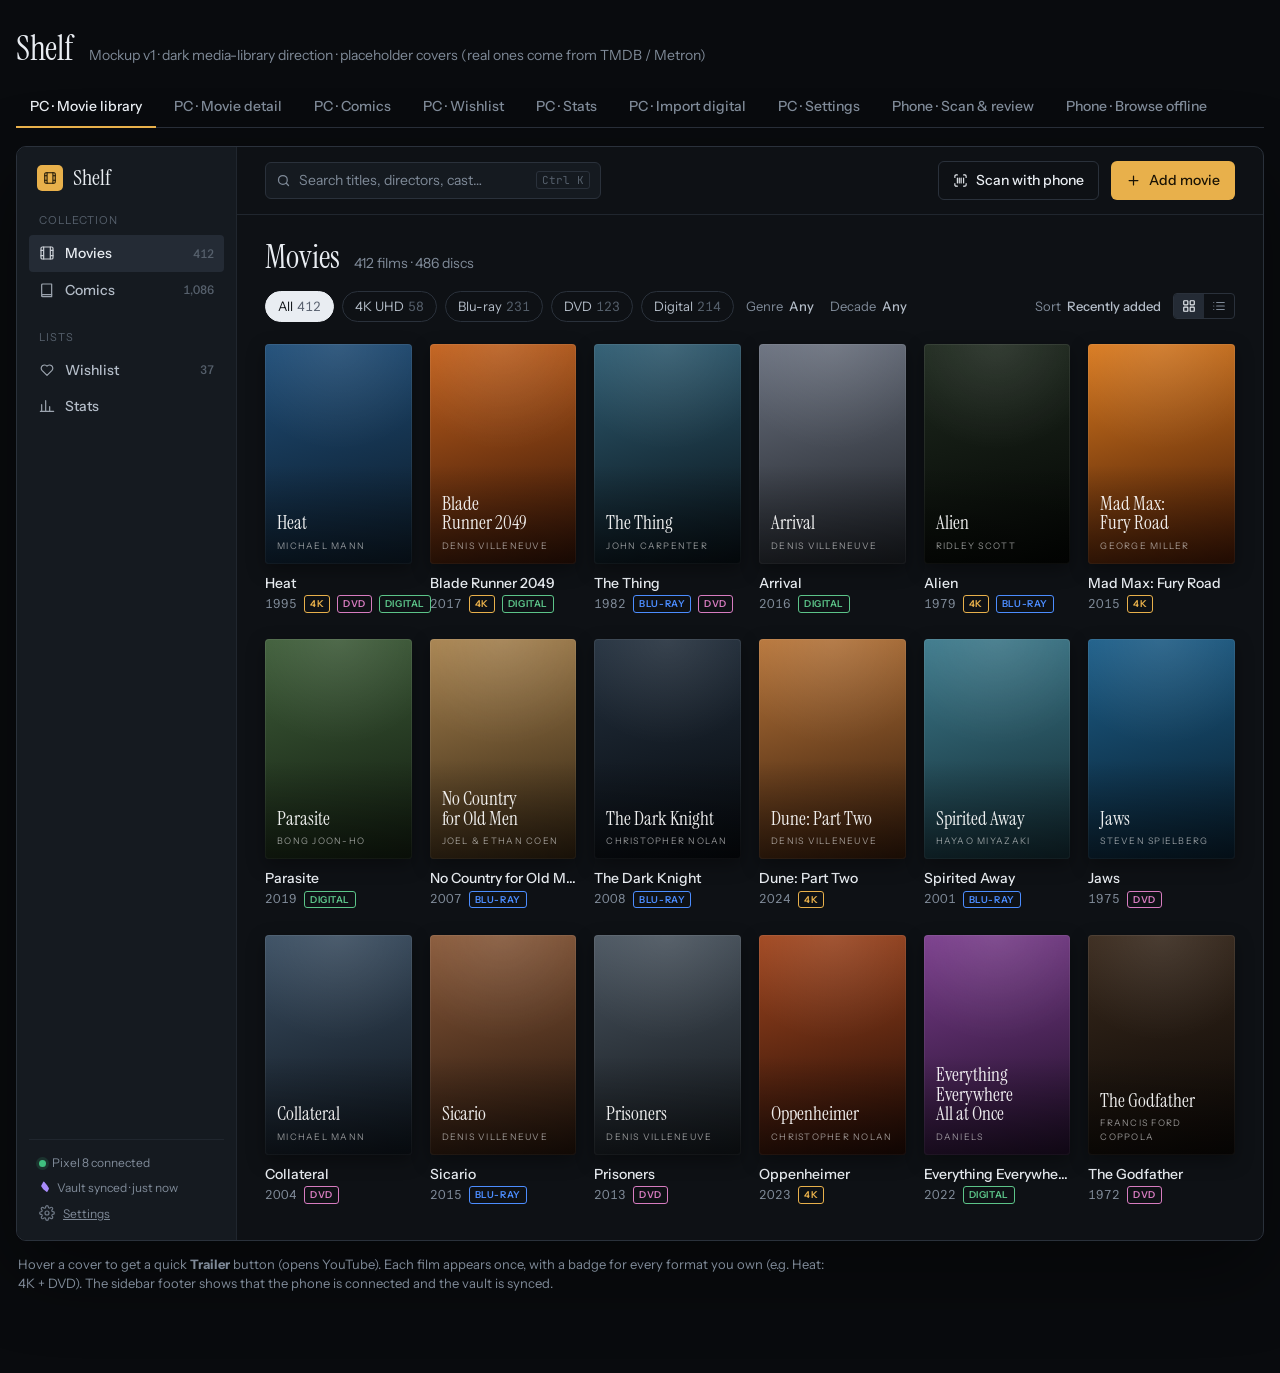
<file: docs/design/mockup-v1.html>
<!doctype html>
<html lang="en">
<head>
<meta charset="utf-8">
<meta name="viewport" content="width=device-width, initial-scale=1">
<title>Shelf — Mockup v1</title>
<link rel="preconnect" href="https://fonts.googleapis.com">
<link href="https://fonts.googleapis.com/css2?family=Instrument+Sans:wght@400;500;600&family=Instrument+Serif:ital@0;1&family=JetBrains+Mono:wght@400&display=swap" rel="stylesheet">
<style>
  /* ---------- Design tokens (candidate for MMDb.UI) ---------- */
  :root {
    --bg: #0e1115;
    --surface: #151a20;
    --surface-2: #1c222a;
    --surface-3: #242b35;
    --line: #2a313b;
    --line-soft: #20262e;
    --text: #e9edf2;
    --text-2: #b4bdc8;
    --muted: #7f8a98;
    --faint: #56606c;
    --accent: #e8b04b;        /* projector amber */
    --accent-ink: #1a1305;
    --accent-soft: rgba(232,176,75,.12);
    --uhd: #e8b04b;
    --bluray: #4c8dff;
    --dvd: #d77cc0;
    --digital: #5cc489;
    /* chart steps of the same format hues, validated for the dark surface */
    --c-uhd: #bf8a2c;
    --c-br: #3a78e0;
    --c-dvd: #c05aa8;
    --c-digital: #3fa36b;
    --danger: #ef5b5b;
    --ok: #3fbf7f;
    --radius: 6px;
    --radius-sm: 4px;
    --font: "Instrument Sans", system-ui, sans-serif;
    --serif: "Instrument Serif", Georgia, serif;
    --mono: "JetBrains Mono", ui-monospace, monospace;
  }
  * { box-sizing: border-box; }
  html, body { margin: 0; }
  body {
    background: #090b0e;
    color: var(--text);
    font: 14px/1.45 var(--font);
    -webkit-font-smoothing: antialiased;
    padding: 32px 16px 80px;
  }
  button { font: inherit; color: inherit; cursor: pointer; }
  a { color: inherit; }

  /* ---------- Page chrome (mockup only) ---------- */
  .page { max-width: 1320px; margin: 0 auto; }
  .page-head { display: flex; align-items: baseline; gap: 16px; flex-wrap: wrap; margin-bottom: 20px; }
  .page-head h1 { font: 400 34px/1 var(--serif); margin: 0; letter-spacing: -.01em; }
  .page-head p { color: var(--muted); margin: 0; }
  .switch { display: flex; gap: 4px; flex-wrap: wrap; margin-bottom: 18px; border-bottom: 1px solid var(--line); }
  .switch button {
    background: none; border: 0; padding: 10px 14px; color: var(--muted);
    border-bottom: 2px solid transparent; margin-bottom: -1px; font-weight: 500;
  }
  .switch button[aria-selected="true"] { color: var(--text); border-color: var(--accent); }
  .screen { display: none; }
  .screen.on { display: block; }
  .note { color: var(--muted); font-size: 13px; margin: 14px 2px 0; max-width: 820px; }

  /* ---------- Desktop window ---------- */
  .window {
    background: var(--bg); border: 1px solid var(--line); border-radius: 10px;
    overflow: hidden; box-shadow: 0 30px 80px rgba(0,0,0,.45);
    display: grid; grid-template-columns: 220px 1fr; min-height: 760px;
  }
  .side { background: var(--surface); border-right: 1px solid var(--line-soft); padding: 18px 12px; display: flex; flex-direction: column; gap: 22px; }
  .brand { display: flex; align-items: center; gap: 10px; padding: 0 8px; }
  .brand-mark { width: 26px; height: 26px; border-radius: 5px; background: var(--accent); display: grid; place-items: center; color: var(--accent-ink); }
  .brand-name { font: 400 22px/1 var(--serif); }
  .nav-label { font-size: 11px; text-transform: uppercase; letter-spacing: .08em; color: var(--faint); padding: 0 10px 6px; }
  .nav a {
    display: flex; align-items: center; gap: 10px; padding: 8px 10px; border-radius: var(--radius-sm);
    text-decoration: none; color: var(--text-2); font-weight: 500;
  }
  .nav a:hover { background: var(--surface-2); }
  .nav a.active { background: var(--surface-3); color: var(--text); }
  .nav a .count { margin-left: auto; color: var(--faint); font-size: 12px; font-variant-numeric: tabular-nums; }
  .nav svg { width: 16px; height: 16px; flex: none; opacity: .85; }
  .side-foot { margin-top: auto; border-top: 1px solid var(--line-soft); padding: 14px 10px 0; font-size: 12px; color: var(--muted); display: grid; gap: 8px; }
  .dot { display: inline-block; width: 7px; height: 7px; border-radius: 50%; background: var(--ok); margin-right: 6px; box-shadow: 0 0 0 3px rgba(63,191,127,.15); }

  .main { min-width: 0; display: flex; flex-direction: column; }
  .topbar { display: flex; align-items: center; gap: 12px; padding: 14px 28px; border-bottom: 1px solid var(--line-soft); }
  .search {
    flex: 1; max-width: 420px; display: flex; align-items: center; gap: 8px;
    background: var(--surface); border: 1px solid var(--line); border-radius: var(--radius); padding: 7px 10px; color: var(--muted);
  }
  .search svg { width: 15px; height: 15px; }
  .search kbd { margin-left: auto; font: 11px var(--mono); color: var(--faint); border: 1px solid var(--line); border-radius: 3px; padding: 1px 5px; }
  .spacer { flex: 1; }
  .btn {
    display: inline-flex; align-items: center; gap: 8px; border-radius: var(--radius);
    padding: 8px 14px; font-weight: 500; border: 1px solid var(--line); background: var(--surface-2); text-decoration: none; white-space: nowrap;
  }
  .btn:hover { background: var(--surface-3); }
  .btn svg { width: 15px; height: 15px; }
  .btn.primary { background: var(--accent); color: var(--accent-ink); border-color: transparent; }
  .btn.primary:hover { filter: brightness(1.06); }
  .btn.ghost { background: transparent; }

  .content { padding: 26px 28px 36px; }
  .section-head { display: flex; align-items: baseline; gap: 14px; margin-bottom: 18px; flex-wrap: wrap; }
  .section-head h2 { font: 400 32px/1 var(--serif); margin: 0; }
  .section-head .sub { color: var(--muted); }

  .filters { display: flex; align-items: center; gap: 8px; flex-wrap: wrap; margin-bottom: 22px; }
  .chip {
    border: 1px solid var(--line); background: transparent; border-radius: 999px; padding: 5px 12px;
    color: var(--text-2); font-size: 13px;
  }
  .chip.on { background: var(--text); color: var(--bg); border-color: var(--text); }
  .chip .n { color: var(--faint); margin-left: 4px; font-variant-numeric: tabular-nums; }
  .chip.on .n { color: #5a6270; }
  .select { display: inline-flex; align-items: center; gap: 6px; color: var(--muted); font-size: 13px; padding: 5px 4px; }
  .select b { color: var(--text-2); font-weight: 500; }
  .view-toggle { display: inline-flex; border: 1px solid var(--line); border-radius: var(--radius-sm); overflow: hidden; }
  .view-toggle span { padding: 5px 8px; display: grid; place-items: center; color: var(--muted); }
  .view-toggle span.on { background: var(--surface-3); color: var(--text); }
  .view-toggle svg { width: 14px; height: 14px; }

  /* ---------- Posters ---------- */
  .grid { display: grid; grid-template-columns: repeat(auto-fill, minmax(138px, 1fr)); gap: 26px 18px; }
  .card { min-width: 0; }
  .poster {
    position: relative; aspect-ratio: 2/3; border-radius: var(--radius-sm); overflow: hidden;
    background: linear-gradient(165deg, var(--p1), var(--p2));
    box-shadow: inset 0 0 0 1px rgba(255,255,255,.07), 0 6px 18px rgba(0,0,0,.35);
    display: flex; flex-direction: column; justify-content: flex-end; padding: 12px;
  }
  .poster::before { /* faint film grain / vignette */
    content: ""; position: absolute; inset: 0;
    background: radial-gradient(120% 80% at 50% 0%, rgba(255,255,255,.10), transparent 60%), linear-gradient(transparent 55%, rgba(0,0,0,.45));
  }
  .poster .pt { position: relative; font: 400 19px/1.02 var(--serif); color: rgba(255,255,255,.92); text-wrap: balance; }
  .poster .pd { position: relative; font-size: 9px; letter-spacing: .14em; text-transform: uppercase; color: rgba(255,255,255,.55); margin-top: 6px; }
  .poster .hover {
    position: absolute; inset: 0; display: grid; place-items: center; background: rgba(8,10,13,.55);
    opacity: 0; transition: opacity .15s ease;
  }
  .card:hover .poster .hover { opacity: 1; }
  .play {
    display: inline-flex; align-items: center; gap: 6px; font-size: 12px; font-weight: 600; padding: 7px 11px;
    background: rgba(255,255,255,.95); color: #111; border-radius: 999px; text-decoration: none;
  }
  .play svg { width: 11px; height: 11px; }
  .card .t { margin-top: 9px; font-weight: 500; white-space: nowrap; overflow: hidden; text-overflow: ellipsis; }
  .card .m { display: flex; align-items: center; gap: 7px; color: var(--muted); font-size: 12.5px; margin-top: 2px; font-variant-numeric: tabular-nums; }
  .fmt {
    font: 600 9.5px/1 var(--font); letter-spacing: .06em; text-transform: uppercase;
    padding: 3px 5px; border-radius: 3px; border: 1px solid currentColor;
  }
  .fmt.uhd { color: var(--uhd); }
  .fmt.br { color: var(--bluray); }
  .fmt.dvd { color: var(--dvd); }
  .fmt.dig { color: var(--digital); }

  /* ---------- Detail ---------- */
  .hero { position: relative; padding: 0; }
  .backdrop {
    height: 300px; background:
      linear-gradient(90deg, var(--bg) 0%, rgba(14,17,21,.55) 45%, rgba(14,17,21,.2) 100%),
      linear-gradient(0deg, var(--bg) 0%, transparent 55%),
      linear-gradient(120deg, #1d3550 0%, #0f2133 40%, #33465a 75%, #8a7a5c 100%);
  }
  .detail { display: grid; grid-template-columns: 220px 1fr 280px; gap: 34px; padding: 0 28px 36px; margin-top: -190px; position: relative; }
  .detail .poster { width: 220px; box-shadow: inset 0 0 0 1px rgba(255,255,255,.08), 0 18px 40px rgba(0,0,0,.6); padding: 18px; }
  .detail .poster .pt { font-size: 34px; }
  .eyebrow { font-size: 12px; letter-spacing: .1em; text-transform: uppercase; color: var(--muted); }
  .title-lg { font: 400 58px/1 var(--serif); margin: 6px 0 10px; letter-spacing: -.01em; }
  .title-lg .yr { color: var(--muted); font-size: 30px; margin-left: 6px; }
  .byline { color: var(--text-2); font-size: 15px; }
  .byline b { color: var(--text); font-weight: 500; }
  .meta-row { display: flex; gap: 10px; align-items: center; flex-wrap: wrap; color: var(--muted); margin: 14px 0 20px; font-size: 13px; }
  .meta-row .sep { width: 3px; height: 3px; border-radius: 50%; background: var(--faint); }
  .rating { border: 1px solid var(--line); border-radius: 3px; padding: 1px 5px; font-size: 11px; color: var(--text-2); }
  .actions { display: flex; gap: 10px; flex-wrap: wrap; }
  .synopsis { color: var(--text-2); font-size: 15.5px; line-height: 1.6; max-width: 620px; margin: 26px 0 0; }
  .tabs { display: flex; gap: 22px; border-bottom: 1px solid var(--line); margin: 30px 0 16px; }
  .tabs span { padding: 8px 0; color: var(--muted); font-weight: 500; border-bottom: 2px solid transparent; margin-bottom: -1px; }
  .tabs span.on { color: var(--text); border-color: var(--accent); }
  .cast { display: grid; grid-template-columns: repeat(auto-fill, minmax(170px, 1fr)); gap: 10px 18px; }
  .person { display: flex; gap: 10px; align-items: center; }
  .avatar { width: 34px; height: 34px; border-radius: 50%; background: var(--surface-3); display: grid; place-items: center; font-size: 12px; color: var(--muted); flex: none; }
  .person .n { font-weight: 500; font-size: 13.5px; }
  .person .r { color: var(--muted); font-size: 12.5px; }

  .panel { background: var(--surface); border: 1px solid var(--line-soft); border-radius: var(--radius); padding: 16px; }
  .panel + .panel { margin-top: 14px; }
  .panel h3 { margin: 0 0 12px; font-size: 11px; letter-spacing: .1em; text-transform: uppercase; color: var(--muted); font-weight: 600; display: flex; align-items: center; justify-content: space-between; }
  .panel h3 a { text-transform: none; letter-spacing: 0; font-weight: 500; color: var(--accent); text-decoration: none; font-size: 12px; }
  .kv { display: grid; grid-template-columns: 92px 1fr; gap: 9px 10px; font-size: 13px; margin: 0; }
  .kv dt { color: var(--muted); }
  .kv dd { margin: 0; color: var(--text); }
  .mono { font-family: var(--mono); font-size: 12px; color: var(--text-2); }
  .trailer-thumb {
    position: relative; aspect-ratio: 16/9; border-radius: var(--radius-sm); overflow: hidden; margin-bottom: 10px;
    background: linear-gradient(120deg, #22384f, #0f1b28 55%, #4b4436);
    display: grid; place-items: center;
  }
  .trailer-thumb .pbtn { width: 46px; height: 46px; border-radius: 50%; background: rgba(255,255,255,.95); display: grid; place-items: center; color: #111; }
  .trailer-thumb .pbtn svg { width: 16px; height: 16px; margin-left: 3px; }
  .trailer-thumb .len { position: absolute; right: 8px; bottom: 8px; font: 11px var(--mono); background: rgba(0,0,0,.7); padding: 2px 5px; border-radius: 3px; }
  .small { font-size: 12.5px; color: var(--muted); }
  .fmts { display: flex; gap: 6px; }
  .owned { display: flex; align-items: center; justify-content: space-between; padding: 9px 0; border-top: 1px solid var(--line-soft); }
  .owned:first-of-type { border-top: 0; padding-top: 0; }
  .vault { display: flex; gap: 8px; align-items: center; font-size: 12.5px; color: var(--text-2); }
  .vault svg { width: 14px; height: 14px; color: #a88bfa; flex: none; }

  /* ---------- Comics ---------- */
  .series { border-top: 1px solid var(--line-soft); padding: 20px 0 6px; }
  .series:first-of-type { border-top: 0; padding-top: 0; }
  .series-head { display: flex; align-items: baseline; gap: 12px; margin-bottom: 14px; flex-wrap: wrap; }
  .series-head h3 { margin: 0; font: 400 24px/1.1 var(--serif); }
  .series-head .pub { color: var(--muted); font-size: 13px; }
  .series-head .progress { margin-left: auto; display: flex; align-items: center; gap: 10px; font-size: 12.5px; color: var(--muted); font-variant-numeric: tabular-nums; }
  .bar { width: 120px; height: 4px; background: var(--surface-3); border-radius: 2px; overflow: hidden; }
  .bar i { display: block; height: 100%; background: var(--accent); }
  .issues { display: grid; grid-template-columns: repeat(auto-fill, minmax(104px, 1fr)); gap: 16px 14px; }
  .issue .poster { padding: 9px; aspect-ratio: 2/3.05; }
  .issue .poster .pt { font-size: 14px; }
  .issue .num { margin-top: 7px; font-weight: 600; font-variant-numeric: tabular-nums; display: flex; align-items: center; gap: 6px; }
  .issue .sub2 { color: var(--muted); font-size: 12px; }
  .key { font-size: 9.5px; font-weight: 700; letter-spacing: .06em; color: var(--accent-ink); background: var(--accent); padding: 2px 5px; border-radius: 3px; }
  .issue.missing .poster { background: repeating-linear-gradient(135deg, var(--surface) 0 8px, var(--surface-2) 8px 16px); box-shadow: inset 0 0 0 1px var(--line); }
  .issue.missing .poster::before { display: none; }
  .issue.missing .poster .pt { color: var(--faint); font-family: var(--font); font-size: 12px; }
  .issue.missing .num { color: var(--faint); }

  /* ---------- Phones ---------- */
  .phones { display: flex; gap: 40px; flex-wrap: wrap; justify-content: center; padding: 10px 0; }
  .phone-wrap { display: grid; gap: 12px; justify-items: center; }
  .phone-cap { color: var(--muted); font-size: 13px; }
  .phone {
    width: 360px; height: 760px; border-radius: 42px; padding: 10px; background: #000;
    box-shadow: 0 0 0 1px #2b2f36, 0 30px 70px rgba(0,0,0,.55);
  }
  .phone-screen { width: 100%; height: 100%; border-radius: 33px; overflow: hidden; background: var(--bg); position: relative; display: flex; flex-direction: column; }
  .status { display: flex; justify-content: space-between; padding: 12px 24px 6px; font-size: 12px; font-weight: 600; color: var(--text-2); }
  .appbar { display: flex; align-items: center; gap: 12px; padding: 8px 16px 12px; }
  .appbar .ttl { font-weight: 600; font-size: 16px; }
  .appbar svg { width: 20px; height: 20px; color: var(--text-2); }
  .appbar .right { margin-left: auto; }

  .camera {
    flex: 1; position: relative; margin: 0;
    background:
      radial-gradient(60% 40% at 50% 45%, rgba(255,255,255,.06), transparent 70%),
      linear-gradient(160deg, #1b2027 0%, #0b0d10 100%);
    display: grid; place-items: center;
  }
  .reticle { width: 250px; height: 150px; position: relative; }
  .reticle i { position: absolute; width: 26px; height: 26px; border-color: var(--accent); border-style: solid; border-width: 0; }
  .reticle i:nth-child(1) { left: 0; top: 0; border-left-width: 3px; border-top-width: 3px; border-top-left-radius: 8px; }
  .reticle i:nth-child(2) { right: 0; top: 0; border-right-width: 3px; border-top-width: 3px; border-top-right-radius: 8px; }
  .reticle i:nth-child(3) { left: 0; bottom: 0; border-left-width: 3px; border-bottom-width: 3px; border-bottom-left-radius: 8px; }
  .reticle i:nth-child(4) { right: 0; bottom: 0; border-right-width: 3px; border-bottom-width: 3px; border-bottom-right-radius: 8px; }
  .barcode { position: absolute; inset: 34px 40px; background: repeating-linear-gradient(90deg, rgba(255,255,255,.75) 0 2px, transparent 2px 4px, rgba(255,255,255,.75) 4px 5px, transparent 5px 8px, rgba(255,255,255,.75) 8px 11px, transparent 11px 13px); opacity: .55; border-radius: 2px; }
  .scanline { position: absolute; left: 14px; right: 14px; top: 50%; height: 2px; background: var(--accent); box-shadow: 0 0 12px var(--accent); }
  .cam-hint { position: absolute; bottom: 150px; left: 0; right: 0; text-align: center; color: var(--text-2); font-size: 13px; }
  .type-switch { position: absolute; top: 14px; left: 50%; transform: translateX(-50%); display: flex; background: rgba(0,0,0,.55); border: 1px solid rgba(255,255,255,.08); border-radius: 999px; padding: 3px; }
  .type-switch span { padding: 6px 14px; border-radius: 999px; font-size: 12.5px; font-weight: 500; color: var(--text-2); }
  .type-switch span.on { background: var(--text); color: var(--bg); }
  .cam-bar { position: absolute; left: 0; right: 0; bottom: 0; padding: 18px 20px 26px; display: flex; align-items: center; justify-content: space-between; background: linear-gradient(transparent, rgba(0,0,0,.6)); }
  .round { width: 44px; height: 44px; border-radius: 50%; background: rgba(255,255,255,.08); display: grid; place-items: center; color: var(--text); }
  .round svg { width: 18px; height: 18px; }
  .queue { display: flex; align-items: center; gap: 8px; font-size: 12.5px; color: var(--text-2); background: rgba(255,255,255,.08); padding: 8px 12px; border-radius: 999px; }
  .queue b { color: var(--accent); }

  .scroll { flex: 1; overflow: hidden; padding: 0 16px; }
  .code-chip { display: inline-flex; gap: 8px; align-items: center; font: 11.5px var(--mono); color: var(--muted); background: var(--surface); border: 1px solid var(--line-soft); padding: 5px 9px; border-radius: 999px; }
  .code-chip svg { width: 13px; height: 13px; }
  .match { display: flex; gap: 12px; margin: 14px 0 6px; padding: 12px; background: var(--surface); border: 1px solid var(--line); border-radius: var(--radius); }
  .match .poster { width: 74px; flex: none; padding: 7px; }
  .match .poster .pt { font-size: 13px; }
  .match .src { font-size: 11px; color: var(--ok); font-weight: 600; letter-spacing: .04em; text-transform: uppercase; }
  .match .mt { font: 400 24px/1.05 var(--serif); margin: 3px 0 4px; }
  .match .mm { color: var(--muted); font-size: 12.5px; }
  .match .trl { display: inline-flex; gap: 5px; align-items: center; margin-top: 8px; font-size: 12px; color: var(--text-2); text-decoration: none; }
  .match .trl svg { width: 12px; height: 12px; color: var(--danger); }
  .alts { font-size: 12.5px; color: var(--accent); margin: 0 0 14px 2px; }
  .owned-note { display: flex; gap: 10px; align-items: center; font-size: 12.5px; color: var(--text-2); background: var(--accent-soft); border: 1px solid rgba(232,176,75,.25); border-radius: var(--radius-sm); padding: 9px 11px; margin-bottom: 14px; }
  .owned-note b { color: var(--accent); font-weight: 600; }
  .field { margin-bottom: 12px; }
  .field label { display: block; font-size: 11.5px; color: var(--muted); margin-bottom: 5px; font-weight: 500; }
  .input { background: var(--surface); border: 1px solid var(--line); border-radius: var(--radius-sm); padding: 9px 11px; font-size: 14px; color: var(--text); }
  .input.edited { border-color: var(--accent); box-shadow: 0 0 0 3px var(--accent-soft); }
  .row2 { display: grid; grid-template-columns: 1fr 1fr; gap: 10px; }
  .toast { position: absolute; top: 60px; left: 14px; right: 14px; display: flex; gap: 10px; align-items: flex-start; background: var(--surface-2); border: 1px solid rgba(232,176,75,.4); border-radius: 10px; padding: 10px 12px; font-size: 13px; box-shadow: 0 10px 24px rgba(0,0,0,.5); }
  .toast svg, .wish-hit svg { width: 18px; height: 18px; color: var(--accent); flex: none; margin-top: 1px; fill: var(--accent); }
  .toast .ts, .wish-hit .ts { color: var(--muted); font-size: 12px; margin-top: 1px; }
  .wish-hit { display: flex; gap: 10px; align-items: flex-start; background: var(--accent-soft); border: 1px solid rgba(232,176,75,.45); border-radius: var(--radius-sm); padding: 10px 12px; margin-bottom: 8px; font-size: 13px; }
  .wish-hit b { color: var(--accent); }
  .seg { display: grid; grid-template-columns: repeat(4, 1fr); background: var(--surface); border: 1px solid var(--line); border-radius: var(--radius-sm); padding: 3px; gap: 3px; }
  .seg span { text-align: center; padding: 7px 0; font-size: 13px; color: var(--muted); border-radius: 3px; font-weight: 500; }
  .seg span.on { background: var(--surface-3); color: var(--text); box-shadow: inset 0 0 0 1px var(--line); }
  .sticky { padding: 12px 16px 22px; border-top: 1px solid var(--line-soft); background: var(--bg); display: grid; grid-template-columns: auto 1fr; gap: 10px; }
  .sticky .btn { justify-content: center; padding: 11px 14px; }

  /* ---------- Wishlist ---------- */
  .subtabs { display: flex; gap: 22px; border-bottom: 1px solid var(--line); margin-bottom: 8px; }
  .subtabs button { background: none; border: 0; padding: 8px 0; color: var(--muted); font-weight: 500; border-bottom: 2px solid transparent; margin-bottom: -1px; }
  .subtabs button.on { color: var(--text); border-color: var(--accent); }
  .subtabs .n { color: var(--faint); margin-left: 5px; font-variant-numeric: tabular-nums; }
  .wl { display: none; }
  .wl.on { display: block; }
  .wl-row { display: grid; grid-template-columns: 46px minmax(0,1fr) 150px 110px auto; gap: 16px; align-items: center; padding: 12px 6px; border-bottom: 1px solid var(--line-soft); }
  .wl-row:hover { background: rgba(255,255,255,.02); }
  .wl-row .poster { width: 46px; padding: 0; box-shadow: inset 0 0 0 1px rgba(255,255,255,.07); }
  .wl-row .poster::before { display: none; }
  .wl-title { font-weight: 500; }
  .wl-title .yr { color: var(--muted); font-weight: 400; margin-left: 4px; }
  .wl-sub { color: var(--muted); font-size: 12.5px; margin-top: 2px; }
  .want { display: flex; gap: 6px; align-items: center; flex-wrap: wrap; }
  .fmt.want-b { border-style: dashed; }
  .tag { font-size: 11px; color: var(--accent); border: 1px solid rgba(232,176,75,.35); border-radius: 3px; padding: 2px 6px; }
  .tag.dim { color: var(--muted); border-color: var(--line); }
  .wl-actions { display: flex; gap: 8px; justify-content: flex-end; }
  .btn.sm { padding: 6px 10px; font-size: 13px; }
  .btn.icon { padding: 6px 8px; }
  .btn .yt { color: #ff4e45; }

  /* ---------- Stats ---------- */
  .tiles { display: grid; grid-template-columns: repeat(auto-fit, minmax(150px, 1fr)); gap: 14px; margin-bottom: 18px; }
  .tile { background: var(--surface); border: 1px solid var(--line-soft); border-radius: var(--radius); padding: 14px 16px; }
  .tile .k { font-size: 12px; color: var(--muted); }
  .tile .v { font: 400 38px/1.1 var(--serif); margin-top: 4px; font-variant-numeric: tabular-nums; }
  .tile .d { font-size: 12px; color: var(--muted); margin-top: 2px; }
  .charts { display: grid; grid-template-columns: repeat(2, minmax(0,1fr)); gap: 14px; }
  .chart { background: var(--surface); border: 1px solid var(--line-soft); border-radius: var(--radius); padding: 16px 18px 18px; min-width: 0; }
  .chart.wide { grid-column: 1 / -1; }
  .chart h4 { margin: 0 0 2px; font-size: 14px; font-weight: 600; }
  .chart .cap { color: var(--muted); font-size: 12.5px; margin-bottom: 14px; }
  .stack { display: flex; gap: 2px; height: 14px; }
  .stack i { display: block; height: 100%; }
  .stack i:first-child { border-radius: 4px 0 0 4px; }
  .stack i:last-child { border-radius: 0 4px 4px 0; }
  .legend { display: flex; gap: 18px; margin-top: 12px; flex-wrap: wrap; font-size: 13px; color: var(--text-2); }
  .legend span { display: inline-flex; align-items: center; gap: 7px; }
  .legend i { width: 10px; height: 10px; border-radius: 2px; }
  .legend b { color: var(--text); font-weight: 500; font-variant-numeric: tabular-nums; }
  .cols { display: grid; grid-auto-flow: column; grid-auto-columns: 1fr; gap: 6px; align-items: end; height: 150px; border-bottom: 1px solid var(--line); position: relative; }
  .cols .col { position: relative; height: 100%; display: flex; align-items: flex-end; justify-content: center; cursor: default; }
  .cols .col i { display: block; width: 100%; max-width: 28px; background: var(--c-uhd); border-radius: 4px 4px 0 0; }
  .cols .col:hover i { filter: brightness(1.2); }
  .xlabels { display: grid; grid-auto-flow: column; grid-auto-columns: 1fr; gap: 6px; margin-top: 6px; font-size: 11px; color: var(--muted); text-align: center; }
  .gridline { position: absolute; left: 0; right: 0; border-top: 1px dashed var(--line-soft); font-size: 10.5px; color: var(--faint); }
  .gridline span { position: absolute; right: 0; top: -15px; }
  .hbars { display: grid; gap: 9px; }
  .hbar { display: grid; grid-template-columns: 150px 1fr 34px; gap: 10px; align-items: center; font-size: 13px; cursor: default; }
  .hbar .lbl { color: var(--text-2); white-space: nowrap; overflow: hidden; text-overflow: ellipsis; }
  .hbar .track { height: 10px; }
  .hbar .track i { display: block; height: 100%; background: var(--c-br); border-radius: 0 4px 4px 0; }
  .hbar .num { text-align: right; color: var(--text-2); font-variant-numeric: tabular-nums; }
  .hbar:hover .track i { filter: brightness(1.2); }
  .tip { position: fixed; pointer-events: none; z-index: 10; background: var(--surface-3); border: 1px solid var(--line); border-radius: 5px; padding: 6px 9px; font-size: 12px; color: var(--text); box-shadow: 0 8px 20px rgba(0,0,0,.4); opacity: 0; transition: opacity .08s; white-space: nowrap; }
  .tip b { font-variant-numeric: tabular-nums; }

  /* ---------- Settings ---------- */
  .settings { max-width: 860px; display: grid; gap: 16px; }
  .set { background: var(--surface); border: 1px solid var(--line-soft); border-radius: var(--radius); padding: 18px 20px; }
  .set h3 { margin: 0 0 4px; font-size: 15px; font-weight: 600; }
  .set .desc { color: var(--muted); font-size: 13px; margin-bottom: 14px; }
  .pair { display: grid; grid-template-columns: 148px 1fr; gap: 22px; align-items: start; }
  .qr { width: 148px; height: 148px; border-radius: 6px; background: #fff; padding: 10px; display: grid; grid-template-columns: repeat(21, 1fr); }
  .qr i { display: block; }
  .qr i.b { background: #111; }
  .code { font: 22px var(--mono); letter-spacing: .2em; color: var(--text); margin: 4px 0 8px; }
  .devices { margin-top: 14px; border-top: 1px solid var(--line-soft); }
  .device { display: flex; align-items: center; gap: 10px; padding: 10px 0; border-bottom: 1px solid var(--line-soft); font-size: 13px; }
  .device .muted { color: var(--muted); }
  .device .btn { margin-left: auto; }
  .setrow { display: grid; grid-template-columns: 170px 1fr auto; gap: 14px; align-items: center; padding: 10px 0; border-top: 1px solid var(--line-soft); font-size: 13px; }
  .setrow:first-of-type { border-top: 0; }
  .setrow .lbl { color: var(--text-2); }
  .setrow .input { font-size: 13px; padding: 7px 10px; }
  .ok { color: var(--ok); font-size: 12.5px; display: inline-flex; align-items: center; gap: 6px; }
  .warn { color: var(--accent); font-size: 12.5px; }

  /* ---------- Import ---------- */
  .switch-ui { width: 34px; height: 20px; border-radius: 999px; background: var(--surface-3); position: relative; }
  .switch-ui i { position: absolute; top: 3px; left: 3px; width: 14px; height: 14px; border-radius: 50%; background: var(--muted); }
  .switch-ui.on { background: var(--accent); }
  .switch-ui.on i { left: 17px; background: var(--accent-ink); }
  .import-sum { display: flex; gap: 22px; flex-wrap: wrap; margin: 18px 0 16px; font-size: 13px; color: var(--muted); }
  .import-sum b { color: var(--text); font-weight: 600; font-variant-numeric: tabular-nums; }
  .imp { display: grid; grid-template-columns: 20px minmax(0,1.1fr) 18px minmax(0,1fr) 120px auto; gap: 14px; align-items: center; padding: 11px 6px; border-bottom: 1px solid var(--line-soft); font-size: 13px; }
  .cb { width: 16px; height: 16px; border-radius: 4px; border: 1.5px solid var(--line); display: grid; place-items: center; }
  .cb.on { background: var(--accent); border-color: var(--accent); }
  .cb.on::after { content: ""; width: 8px; height: 4px; border: 2px solid var(--accent-ink); border-top: 0; border-right: 0; transform: rotate(-45deg) translate(1px, -1px); }
  .imp .file { font: 12px var(--mono); color: var(--text-2); white-space: nowrap; overflow: hidden; text-overflow: ellipsis; }
  .imp .arrow { color: var(--faint); }
  .imp .hit { display: flex; gap: 10px; align-items: center; min-width: 0; }
  .imp .hit .poster { width: 30px; padding: 0; flex: none; }
  .imp .hit .poster::before { display: none; }
  .imp .hit .ht { white-space: nowrap; overflow: hidden; text-overflow: ellipsis; }
  .imp .hit .ht span { color: var(--muted); margin-left: 4px; }
  .conf { font-size: 11.5px; font-weight: 600; }
  .conf.exact { color: var(--text-2); }
  .conf.review { color: var(--accent); }
  .conf.none { color: var(--danger); }
  @media (max-width: 1100px) { .imp { grid-template-columns: 20px minmax(0,1fr) auto; } .imp .file, .imp .arrow, .imp .conf { display: none; } }

  /* ---------- Phone browse ---------- */
  .offline { display: flex; gap: 8px; align-items: center; margin: 0 16px 10px; padding: 8px 11px; border-radius: var(--radius-sm); background: var(--surface); border: 1px solid var(--line-soft); font-size: 12px; color: var(--text-2); }
  .offline .od { width: 7px; height: 7px; border-radius: 50%; background: var(--muted); flex: none; }
  .offline b { color: var(--accent); font-weight: 600; }
  .psearch { margin: 0 16px 12px; display: flex; gap: 8px; align-items: center; background: var(--surface); border: 1px solid var(--line); border-radius: var(--radius); padding: 10px 12px; font-size: 14px; color: var(--muted); }
  .psearch.active { border-color: var(--accent); color: var(--text); }
  .psearch svg { width: 16px; height: 16px; }
  .pseg { display: flex; gap: 6px; margin: 0 16px 12px; }
  .pgrid { flex: 1; min-height: 0; overflow: hidden; align-content: start; display: grid; grid-template-columns: repeat(3, minmax(0, 1fr)); gap: 14px 10px; padding: 0 16px; }
  .pgrid > div { min-width: 0; }
  .pgrid .poster { padding: 7px; }
  .pgrid .poster .pt { font-size: 13px; }
  .pgrid .t { font-size: 12px; margin-top: 6px; font-weight: 500; white-space: nowrap; overflow: hidden; text-overflow: ellipsis; }
  .pgrid .fmts { margin-top: 4px; gap: 4px; }
  .pgrid .fmt { font-size: 8.5px; padding: 2px 4px; }
  .result { display: flex; gap: 12px; align-items: center; padding: 10px 16px; border-bottom: 1px solid var(--line-soft); }
  .result .poster { width: 44px; padding: 0; flex: none; }
  .result .poster::before { display: none; }
  .result .rt { font-weight: 500; font-size: 14px; }
  .result .rs { color: var(--muted); font-size: 12px; margin-top: 2px; }
  .verdict { margin-left: auto; text-align: right; font-size: 11.5px; font-weight: 600; flex: none; }
  .verdict.own { color: var(--text); }
  .verdict.no { color: var(--muted); }
  .verdict.wish { color: var(--accent); }
  .verdict .fmts { justify-content: flex-end; margin-top: 4px; }
  .rgroup { font-size: 11px; letter-spacing: .08em; text-transform: uppercase; color: var(--faint); padding: 12px 16px 4px; }
  .bnav { margin-top: auto; display: grid; grid-template-columns: repeat(5, 1fr); border-top: 1px solid var(--line-soft); padding: 8px 6px 18px; background: var(--bg); }
  .bnav span { display: grid; justify-items: center; gap: 4px; font-size: 10.5px; color: var(--muted); }
  .bnav span.on { color: var(--text); }
  .bnav svg { width: 20px; height: 20px; }
  .bnav .scanbtn { width: 44px; height: 44px; border-radius: 50%; background: var(--accent); color: var(--accent-ink); display: grid; place-items: center; margin-top: -18px; box-shadow: 0 6px 16px rgba(0,0,0,.4); }

  @media (max-width: 1100px) {
    .charts { grid-template-columns: 1fr; }
    .wl-row { grid-template-columns: 46px minmax(0,1fr) auto; }
    .wl-row .want, .wl-row .wl-added { display: none; }
  }
  @media (max-width: 600px) {
    .pair { grid-template-columns: 1fr; }
    .setrow { grid-template-columns: 1fr; gap: 6px; }
    .hbar { grid-template-columns: 100px 1fr 30px; }
  }
  @media (max-width: 1100px) {
    .window { grid-template-columns: 1fr; }
    .side { display: none; }
    .detail { grid-template-columns: 1fr; margin-top: -120px; }
    .title-lg { font-size: 42px; }
  }
  @media (max-width: 600px) {
    .topbar { flex-wrap: wrap; padding: 12px 16px; }
    .content, .detail { padding-left: 16px; padding-right: 16px; }
    .phone { width: 100%; max-width: 360px; }
  }
</style>
</head>
<body>
<svg width="0" height="0" style="position:absolute" aria-hidden="true">
  <symbol id="i-film" viewBox="0 0 24 24" fill="none" stroke="currentColor" stroke-width="1.8" stroke-linecap="round" stroke-linejoin="round"><rect x="3" y="3" width="18" height="18" rx="2"/><path d="M7 3v18M17 3v18M3 8h4M3 16h4M17 8h4M17 16h4"/></symbol>
  <symbol id="i-book" viewBox="0 0 24 24" fill="none" stroke="currentColor" stroke-width="1.8" stroke-linecap="round" stroke-linejoin="round"><path d="M4 4.5A1.5 1.5 0 0 1 5.5 3H19v16H5.5A1.5 1.5 0 0 0 4 20.5z"/><path d="M4 20.5A1.5 1.5 0 0 0 5.5 22H19v-3"/></symbol>
  <symbol id="i-heart" viewBox="0 0 24 24" fill="none" stroke="currentColor" stroke-width="1.8" stroke-linecap="round" stroke-linejoin="round"><path d="M19.5 12.6 12 20l-7.5-7.4A4.9 4.9 0 0 1 12 6.2a4.9 4.9 0 0 1 7.5 6.4z"/></symbol>
  <symbol id="i-chart" viewBox="0 0 24 24" fill="none" stroke="currentColor" stroke-width="1.8" stroke-linecap="round"><path d="M4 20V10M10 20V4M16 20v-7M22 20H2"/></symbol>
  <symbol id="i-gear" viewBox="0 0 24 24" fill="none" stroke="currentColor" stroke-width="1.8" stroke-linecap="round" stroke-linejoin="round"><circle cx="12" cy="12" r="3"/><path d="M19.4 15a1.7 1.7 0 0 0 .3 1.8l.1.1a2 2 0 1 1-2.8 2.8l-.1-.1a1.7 1.7 0 0 0-1.8-.3 1.7 1.7 0 0 0-1 1.5V21a2 2 0 1 1-4 0v-.1a1.7 1.7 0 0 0-1.1-1.5 1.7 1.7 0 0 0-1.8.3l-.1.1a2 2 0 1 1-2.8-2.8l.1-.1a1.7 1.7 0 0 0 .3-1.8 1.7 1.7 0 0 0-1.5-1H3a2 2 0 1 1 0-4h.1a1.7 1.7 0 0 0 1.5-1.1 1.7 1.7 0 0 0-.3-1.8l-.1-.1a2 2 0 1 1 2.8-2.8l.1.1a1.7 1.7 0 0 0 1.8.3H9a1.7 1.7 0 0 0 1-1.5V3a2 2 0 1 1 4 0v.1a1.7 1.7 0 0 0 1 1.5 1.7 1.7 0 0 0 1.8-.3l.1-.1a2 2 0 1 1 2.8 2.8l-.1.1a1.7 1.7 0 0 0-.3 1.8V9a1.7 1.7 0 0 0 1.5 1H21a2 2 0 1 1 0 4h-.1a1.7 1.7 0 0 0-1.5 1z"/></symbol>
  <symbol id="i-search" viewBox="0 0 24 24" fill="none" stroke="currentColor" stroke-width="2" stroke-linecap="round"><circle cx="11" cy="11" r="7"/><path d="m20 20-3.5-3.5"/></symbol>
  <symbol id="i-plus" viewBox="0 0 24 24" fill="none" stroke="currentColor" stroke-width="2" stroke-linecap="round"><path d="M12 5v14M5 12h14"/></symbol>
  <symbol id="i-scan" viewBox="0 0 24 24" fill="none" stroke="currentColor" stroke-width="1.8" stroke-linecap="round"><path d="M3 7V5a2 2 0 0 1 2-2h2M17 3h2a2 2 0 0 1 2 2v2M21 17v2a2 2 0 0 1-2 2h-2M7 21H5a2 2 0 0 1-2-2v-2M7 8v8M10 8v8M13 8v8M17 8v8"/></symbol>
  <symbol id="i-play" viewBox="0 0 24 24" fill="currentColor"><path d="M7 4.5v15a1 1 0 0 0 1.5.86l12-7.5a1 1 0 0 0 0-1.72l-12-7.5A1 1 0 0 0 7 4.5z"/></symbol>
  <symbol id="i-grid" viewBox="0 0 24 24" fill="none" stroke="currentColor" stroke-width="2"><rect x="3" y="3" width="7" height="7" rx="1"/><rect x="14" y="3" width="7" height="7" rx="1"/><rect x="3" y="14" width="7" height="7" rx="1"/><rect x="14" y="14" width="7" height="7" rx="1"/></symbol>
  <symbol id="i-list" viewBox="0 0 24 24" fill="none" stroke="currentColor" stroke-width="2" stroke-linecap="round"><path d="M8 6h13M8 12h13M8 18h13M3 6h.01M3 12h.01M3 18h.01"/></symbol>
  <symbol id="i-edit" viewBox="0 0 24 24" fill="none" stroke="currentColor" stroke-width="1.8" stroke-linecap="round" stroke-linejoin="round"><path d="M12 20h9M16.5 3.5a2.1 2.1 0 0 1 3 3L7 19l-4 1 1-4z"/></symbol>
  <symbol id="i-back" viewBox="0 0 24 24" fill="none" stroke="currentColor" stroke-width="2" stroke-linecap="round" stroke-linejoin="round"><path d="M15 18l-6-6 6-6"/></symbol>
  <symbol id="i-x" viewBox="0 0 24 24" fill="none" stroke="currentColor" stroke-width="2" stroke-linecap="round"><path d="M18 6 6 18M6 6l12 12"/></symbol>
  <symbol id="i-bolt" viewBox="0 0 24 24" fill="none" stroke="currentColor" stroke-width="1.8" stroke-linejoin="round"><path d="M13 2 4 14h7l-1 8 9-12h-7z"/></symbol>
  <symbol id="i-keyboard" viewBox="0 0 24 24" fill="none" stroke="currentColor" stroke-width="1.8" stroke-linecap="round"><rect x="2" y="6" width="20" height="12" rx="2"/><path d="M6 10h.01M10 10h.01M14 10h.01M18 10h.01M7 14h10"/></symbol>
  <symbol id="i-yt" viewBox="0 0 24 24" fill="currentColor"><path d="M23 7.2a3 3 0 0 0-2.1-2.1C19 4.6 12 4.6 12 4.6s-7 0-8.9.5A3 3 0 0 0 1 7.2 31 31 0 0 0 .5 12a31 31 0 0 0 .5 4.8 3 3 0 0 0 2.1 2.1c1.9.5 8.9.5 8.9.5s7 0 8.9-.5a3 3 0 0 0 2.1-2.1 31 31 0 0 0 .5-4.8 31 31 0 0 0-.5-4.8zM9.75 15.02V8.98L15.5 12z"/></symbol>
  <symbol id="i-obsidian" viewBox="0 0 24 24" fill="currentColor"><path d="M8.4 2.2 4.6 9.1a2 2 0 0 0 .1 2.1l3.8 5.5 6.4 5a1.5 1.5 0 0 0 2.2-.5l2.6-5.3a2 2 0 0 0-.1-1.9l-3.4-5.4-5.5-6.7a1.4 1.4 0 0 0-2.3.3z"/></symbol>
  <symbol id="i-dots" viewBox="0 0 24 24" fill="currentColor"><circle cx="5" cy="12" r="1.8"/><circle cx="12" cy="12" r="1.8"/><circle cx="19" cy="12" r="1.8"/></symbol>
</svg>

<div class="page">
  <div class="page-head">
    <h1>Shelf</h1>
    <p>Mockup v1 · dark media-library direction · placeholder covers (real ones come from TMDB / Metron)</p>
  </div>

  <div class="switch" role="tablist">
    <button role="tab" aria-selected="true" data-s="lib">PC · Movie library</button>
    <button role="tab" aria-selected="false" data-s="detail">PC · Movie detail</button>
    <button role="tab" aria-selected="false" data-s="comics">PC · Comics</button>
    <button role="tab" aria-selected="false" data-s="wish">PC · Wishlist</button>
    <button role="tab" aria-selected="false" data-s="stats">PC · Stats</button>
    <button role="tab" aria-selected="false" data-s="import">PC · Import digital</button>
    <button role="tab" aria-selected="false" data-s="settings">PC · Settings</button>
    <button role="tab" aria-selected="false" data-s="phone">Phone · Scan &amp; review</button>
    <button role="tab" aria-selected="false" data-s="browse">Phone · Browse offline</button>
  </div>

  <!-- ================= LIBRARY ================= -->
  <section class="screen on" id="lib">
    <div class="window">
      <aside class="side" id="sidebar">
        <div class="brand"><div class="brand-mark"><svg width="14" height="14"><use href="#i-film"/></svg></div><span class="brand-name">Shelf</span></div>
        <div>
          <div class="nav-label">Collection</div>
          <nav class="nav">
            <a href="#" class="active"><svg><use href="#i-film"/></svg>Movies<span class="count">412</span></a>
            <a href="#"><svg><use href="#i-book"/></svg>Comics<span class="count">1,086</span></a>
          </nav>
        </div>
        <div>
          <div class="nav-label">Lists</div>
          <nav class="nav">
            <a href="#"><svg><use href="#i-heart"/></svg>Wishlist<span class="count">37</span></a>
            <a href="#"><svg><use href="#i-chart"/></svg>Stats</a>
          </nav>
        </div>
        <div class="side-foot">
          <div><span class="dot"></span>Pixel 8 connected</div>
          <div><svg width="12" height="12" style="color:#a88bfa;vertical-align:-1px;margin-right:6px"><use href="#i-obsidian"/></svg>Vault synced · just now</div>
          <a href="#" class="nav" style="padding:0"><span style="display:flex;gap:8px;align-items:center;color:var(--muted)"><svg width="14" height="14"><use href="#i-gear"/></svg>Settings</span></a>
        </div>
      </aside>
      <div class="main">
        <div class="topbar">
          <div class="search"><svg><use href="#i-search"/></svg>Search titles, directors, cast…<kbd>Ctrl K</kbd></div>
          <div class="spacer"></div>
          <a class="btn ghost" href="#"><svg><use href="#i-scan"/></svg>Scan with phone</a>
          <a class="btn primary" href="#"><svg><use href="#i-plus"/></svg>Add movie</a>
        </div>
        <div class="content">
          <div class="section-head"><h2>Movies</h2><span class="sub">412 films · 486 discs</span></div>
          <div class="filters">
            <button class="chip on">All<span class="n">412</span></button>
            <button class="chip">4K UHD<span class="n">58</span></button>
            <button class="chip">Blu-ray<span class="n">231</span></button>
            <button class="chip">DVD<span class="n">123</span></button>
            <button class="chip">Digital<span class="n">214</span></button>
            <span class="select">Genre <b>Any</b></span>
            <span class="select">Decade <b>Any</b></span>
            <div class="spacer"></div>
            <span class="select">Sort <b>Recently added</b></span>
            <span class="view-toggle"><span class="on"><svg><use href="#i-grid"/></svg></span><span><svg><use href="#i-list"/></svg></span></span>
          </div>
          <div class="grid" id="movie-grid"></div>
        </div>
      </div>
    </div>
    <p class="note">Hover a cover to get a quick <b>Trailer</b> button (opens YouTube). Each film appears once, with a badge for every format you own (e.g. Heat: 4K + DVD). The sidebar footer shows that the phone is connected and the vault is synced.</p>
  </section>

  <!-- ================= DETAIL ================= -->
  <section class="screen" id="detail">
    <div class="window">
      <aside class="side" data-clone="sidebar"></aside>
      <div class="main">
        <div class="topbar">
          <a class="btn ghost" href="#" style="padding-left:8px"><svg><use href="#i-back"/></svg>Movies</a>
          <div class="search" style="margin-left:8px"><svg><use href="#i-search"/></svg>Search titles, directors, cast…<kbd>Ctrl K</kbd></div>
        </div>
        <div class="hero"><div class="backdrop"></div></div>
        <div class="detail">
          <div>
            <div class="poster" style="--p1:#1f4e79;--p2:#0b1824"><span class="pt">Heat</span><span class="pd">Michael Mann</span></div>
          </div>
          <div>
            <div class="fmts"><span class="fmt uhd">4K UHD</span><span class="fmt dvd">DVD</span><span class="fmt dig">Digital</span></div>
            <h2 class="title-lg">Heat<span class="yr">1995</span></h2>
            <div class="byline">Directed by <b>Michael Mann</b></div>
            <div class="meta-row"><span class="rating">R</span><span>170 min</span><span class="sep"></span><span>Crime</span><span class="sep"></span><span>Drama</span><span class="sep"></span><span>Thriller</span></div>
            <div class="actions">
              <a class="btn primary" href="https://www.youtube.com/results?search_query=Heat+1995+trailer" target="_blank" rel="noopener"><svg><use href="#i-play"/></svg>Watch trailer</a>
              <a class="btn" href="#"><svg><use href="#i-edit"/></svg>Edit</a>
              <a class="btn ghost" href="#" aria-label="More"><svg><use href="#i-dots"/></svg></a>
            </div>
            <p class="synopsis">A driven LAPD detective and a disciplined career thief circle each other across Los Angeles, each recognizing himself in the other, as one last score pulls them toward a collision.</p>
            <div class="tabs"><span class="on">Cast</span><span>Crew</span><span>Details</span></div>
            <div class="cast">
              <div class="person"><div class="avatar">AP</div><div><div class="n">Al Pacino</div><div class="r">Vincent Hanna</div></div></div>
              <div class="person"><div class="avatar">RD</div><div><div class="n">Robert De Niro</div><div class="r">Neil McCauley</div></div></div>
              <div class="person"><div class="avatar">VK</div><div><div class="n">Val Kilmer</div><div class="r">Chris Shiherlis</div></div></div>
              <div class="person"><div class="avatar">JV</div><div><div class="n">Jon Voight</div><div class="r">Nate</div></div></div>
              <div class="person"><div class="avatar">TS</div><div><div class="n">Tom Sizemore</div><div class="r">Michael Cheritto</div></div></div>
              <div class="person"><div class="avatar">AB</div><div><div class="n">Amy Brenneman</div><div class="r">Eady</div></div></div>
            </div>
          </div>
          <div>
            <div class="panel">
              <h3>Formats owned <a href="#">+ Add format</a></h3>
              <div class="owned"><span class="fmt uhd">4K UHD</span><span class="small">Added Mar 2025</span></div>
              <div class="owned"><span class="fmt dvd">DVD</span><span class="small">Added Jan 2019</span></div>
              <div class="owned"><span class="fmt dig">Digital</span><a class="btn sm" href="#"><svg><use href="#i-play"/></svg>Play file</a></div>
              <div class="mono" style="font-size:11px;color:var(--muted);word-break:break-all">D:\Movies\Heat (1995).mkv</div>
            </div>
            <div class="panel">
              <div class="vault"><svg><use href="#i-obsidian"/></svg><span>Movies/Heat (1995).md</span></div>
            </div>
          </div>
        </div>
      </div>
    </div>
    <p class="note">One film, one page. Every format you own appears as a badge under the title and in <b>Formats owned</b>. A digital copy remembers where the file is on your PC, and <b>Play file</b> opens it in your normal video player (PC only). <b>Watch trailer</b> opens the official trailer on YouTube.</p>
  </section>

  <!-- ================= COMICS ================= -->
  <section class="screen" id="comics">
    <div class="window">
      <aside class="side" data-clone="sidebar" data-active="1"></aside>
      <div class="main">
        <div class="topbar">
          <div class="search"><svg><use href="#i-search"/></svg>Search series, issues, creators…<kbd>Ctrl K</kbd></div>
          <div class="spacer"></div>
          <a class="btn ghost" href="#"><svg><use href="#i-scan"/></svg>Scan with phone</a>
          <a class="btn primary" href="#"><svg><use href="#i-plus"/></svg>Add comic</a>
        </div>
        <div class="content">
          <div class="section-head"><h2>Comics</h2><span class="sub">1,086 issues · 74 series · 41 trades</span></div>
          <div class="filters">
            <button class="chip on">Series</button>
            <button class="chip">Issues</button>
            <button class="chip">Trades &amp; HCs</button>
            <button class="chip">Key issues<span class="n">23</span></button>
            <span class="select">Publisher <b>Any</b></span>
            <div class="spacer"></div>
            <span class="select">Sort <b>Series A–Z</b></span>
          </div>
          <div id="series-list"></div>
        </div>
      </div>
    </div>
    <p class="note">Comics are grouped by series and show progress toward a complete run. Striped tiles are <b>issues you're missing</b>, and they can be added to the wishlist in one click. Gold <b>KEY</b> tags mark key issues such as first appearances.</p>
  </section>

  <!-- ================= PHONE ================= -->
  <section class="screen" id="phone">
    <div class="phones">
      <div class="phone-wrap">
        <div class="phone"><div class="phone-screen">
          <div class="status"><span>9:41</span><span>Wi-Fi · 82%</span></div>
          <div class="camera">
            <div class="type-switch"><span class="on">Movie</span><span>Comic</span><span>Auto</span></div>
            <div class="toast"><svg><use href="#i-heart"/></svg><div><b>Dune</b> (2021) is on your wishlist<div class="ts">Wanted: 4K UHD · tap to review</div></div></div>
            <div class="reticle"><i></i><i></i><i></i><i></i><div class="barcode"></div><div class="scanline"></div></div>
            <div class="cam-hint">Point at the barcode on the back</div>
            <div class="cam-bar">
              <div class="round"><svg><use href="#i-x"/></svg></div>
              <div class="queue"><b>3</b> scanned · review</div>
              <div class="round"><svg><use href="#i-keyboard"/></svg></div>
            </div>
          </div>
        </div></div>
        <div class="phone-cap">1 · Scan. Several can be scanned in a row; each joins a review queue.</div>
      </div>

      <div class="phone-wrap">
        <div class="phone"><div class="phone-screen">
          <div class="status"><span>9:41</span><span>Wi-Fi · 82%</span></div>
          <div class="appbar"><svg><use href="#i-back"/></svg><span class="ttl">Review · 1 of 3</span><svg class="right"><use href="#i-dots"/></svg></div>
          <div class="scroll">
            <span class="code-chip"><svg><use href="#i-scan"/></svg>UPC 786936894420</span>
            <div class="match">
              <div class="poster" style="--p1:#1f4e79;--p2:#0b1824"><span class="pt">Heat</span></div>
              <div>
                <div class="src">Best match · TMDB</div>
                <div class="mt">Heat</div>
                <div class="mm">1995 · Michael Mann · 170 min</div>
                <a class="trl" href="#"><svg><use href="#i-yt"/></svg>Trailer found</a>
              </div>
            </div>
            <div class="alts">Not it? 2 other matches · Search manually</div>
            <div class="wish-hit"><svg><use href="#i-heart"/></svg><div><b>On your wishlist</b> · wanted 4K UHD<div class="ts">Saving removes it from your wishlist.</div></div></div>
            <div class="owned-note"><span class="fmt dvd">DVD</span><span>You already own this film. Saving adds <b>4K UHD</b> to it.</span></div>
            <div class="field"><label>Title</label><div class="input">Heat</div></div>
            <div class="row2">
              <div class="field"><label>Year</label><div class="input">1995</div></div>
              <div class="field"><label>Director · edited</label><div class="input edited">Michael Mann</div></div>
            </div>
            <div class="field"><label>Format</label><div class="seg"><span>DVD</span><span>Blu-ray</span><span class="on">4K UHD</span><span>Digital</span></div></div>
          </div>
          <div class="sticky">
            <a class="btn" href="#"><svg><use href="#i-heart"/></svg></a>
            <a class="btn primary" href="#">Add 4K UHD format</a>
          </div>
        </div></div>
        <div class="phone-cap">2 · Review. Every field can be edited before saving. The heart button sends it to the wishlist instead.</div>
      </div>
    </div>
    <p class="note">The keyboard button on the camera screen opens <b>manual entry</b> with the same review form. Format is auto-detected from the barcode database's product name ("…[4K UHD]") but can be changed with one tap. Fields you edit get an amber outline so you can see what you changed from the online data. Scanning a film you already own on another format adds that format to the existing film instead of creating a duplicate. <b>Wishlist alert:</b> as soon as a scan matches something on your wishlist, an amber banner appears over the camera (left), and the review screen repeats it (right). Saving takes the item off the wishlist.</p>
  </section>

  <!-- ================= WISHLIST ================= -->
  <section class="screen" id="wish">
    <div class="window">
      <aside class="side" data-clone="sidebar" data-active="2"></aside>
      <div class="main">
        <div class="topbar">
          <div class="search"><svg><use href="#i-search"/></svg>Search wishlist…<kbd>Ctrl K</kbd></div>
          <div class="spacer"></div>
          <a class="btn primary" href="#"><svg><use href="#i-plus"/></svg>Add to wishlist</a>
        </div>
        <div class="content">
          <div class="section-head"><h2>Wishlist</h2><span class="sub">37 items</span></div>
          <div class="subtabs">
            <button class="on" data-wl="wl-movies">Movies<span class="n">21</span></button>
            <button data-wl="wl-comics">Comics<span class="n">16</span></button>
          </div>
          <div class="wl on" id="wl-movies"></div>
          <div class="wl" id="wl-comics"></div>
        </div>
      </div>
    </div>
    <p class="note">Movies and comics are on <b>separate tabs</b>. Dashed badges are the format you want. <b>Upgrade</b> marks a film you already own on another format. <b>Got it</b> opens the normal review screen and then removes the item from the wishlist. On the Comics tab, issues added from a series' missing tiles show where they came from.</p>
  </section>

  <!-- ================= STATS ================= -->
  <section class="screen" id="stats">
    <div class="window">
      <aside class="side" data-clone="sidebar" data-active="3"></aside>
      <div class="main">
        <div class="topbar">
          <div class="search"><svg><use href="#i-search"/></svg>Search…<kbd>Ctrl K</kbd></div>
        </div>
        <div class="content">
          <div class="section-head"><h2>Stats</h2><span class="sub">Whole collection</span></div>
          <div class="tiles">
            <div class="tile"><div class="k">Films</div><div class="v">412</div><div class="d">+9 this month</div></div>
            <div class="tile"><div class="k">Discs</div><div class="v">486</div><div class="d">74 films on 2+ formats</div></div>
            <div class="tile"><div class="k">Digital</div><div class="v">214</div><div class="d">1.9 TB on this PC</div></div>
            <div class="tile"><div class="k">Comic issues</div><div class="v">1,086</div><div class="d">+22 this month</div></div>
            <div class="tile"><div class="k">Series</div><div class="v">74</div><div class="d">11 complete runs</div></div>
            <div class="tile"><div class="k">Wishlist</div><div class="v">37</div><div class="d">21 movies · 16 comics</div></div>
          </div>
          <div class="charts">
            <div class="chart wide">
              <h4>Copies by format</h4>
              <div class="cap">700 copies · 486 discs + 214 digital</div>
              <div class="stack" id="fmt-stack"></div>
              <div class="legend" id="fmt-legend"></div>
            </div>
            <div class="chart wide">
              <h4>Items added per month</h4>
              <div class="cap">Movies and comics, last 12 months</div>
              <div class="cols" id="added-cols"></div>
              <div class="xlabels" id="added-x"></div>
            </div>
            <div class="chart">
              <h4>Top directors</h4>
              <div class="cap">Films owned</div>
              <div class="hbars" id="directors"></div>
            </div>
            <div class="chart">
              <h4>Comics by publisher</h4>
              <div class="cap">Issues owned</div>
              <div class="hbars" id="publishers"></div>
            </div>
          </div>
        </div>
      </div>
    </div>
    <p class="note">Headline numbers on top, then four charts. Hover any bar for its exact value. Colors follow the format badges, adjusted so the three formats stay distinguishable for colorblind viewers on the dark background. Every chart could also offer a plain table view.</p>
  </section>

  <!-- ================= IMPORT DIGITAL ================= -->
  <section class="screen" id="import">
    <div class="window">
      <aside class="side" data-clone="sidebar" data-active="0"></aside>
      <div class="main">
        <div class="topbar">
          <a class="btn ghost" href="#" style="padding-left:8px"><svg><use href="#i-back"/></svg>Movies</a>
          <div class="spacer"></div>
          <a class="btn" href="#">Cancel</a>
          <a class="btn primary" href="#">Add 214 movies</a>
        </div>
        <div class="content">
          <div class="section-head"><h2>Import digital movies</h2></div>
          <div class="setrow" style="max-width:860px;border:0"><span class="lbl">Movie folder</span><div class="input">D:\Movies</div><a class="btn sm" href="#">Change</a></div>
          <div class="setrow" style="max-width:860px"><span class="lbl">Watch for new files</span><span class="small">New files dropped in this folder show up here for review</span><span class="switch-ui on"><i></i></span></div>
          <div class="import-sum">
            <span><b>231</b> video files found</span>
            <span class="s-ok"><b>214</b> matched</span>
            <span class="s-rev"><b>11</b> need review</span>
            <span class="s-skip"><b>6</b> already in collection as Digital</span>
          </div>
          <div class="filters"><button class="chip on">All</button><button class="chip">Needs review<span class="n">11</span></button><button class="chip">Matched<span class="n">214</span></button></div>
          <div id="import-rows"></div>
        </div>
      </div>
    </div>
    <p class="note">Proposal. Point Shelf at the folder where your movie files live. It reads each file name (<span class="mono">Blade.Runner.2049.2017.2160p.mkv</span> → <i>Blade Runner 2049</i>, 2017), finds the film on TMDB, and shows the match. Clear matches are ticked automatically. Unclear ones (like a bare <span class="mono">dune.mkv</span>, which could be three films) wait for you to pick. If you already own the film on disc, the import adds Digital to that film.</p>
  </section>

  <!-- ================= SETTINGS ================= -->
  <section class="screen" id="settings">
    <div class="window">
      <aside class="side" data-clone="sidebar" data-active="4"></aside>
      <div class="main">
        <div class="topbar"><div class="search"><svg><use href="#i-search"/></svg>Search…<kbd>Ctrl K</kbd></div></div>
        <div class="content">
          <div class="section-head"><h2>Settings</h2></div>
          <div class="settings">
            <div class="set">
              <h3>Phone</h3>
              <div class="desc">Open Shelf on your phone, tap <b>Pair with PC</b>, and scan this code. Both devices must be on the same Wi-Fi.</div>
              <div class="pair">
                <div class="qr" id="qr"></div>
                <div>
                  <div class="small">Or enter this code</div>
                  <div class="code">482 913</div>
                  <div class="small">Expires in 4:52 · PC address 192.168.1.24:5243</div>
                  <div class="devices">
                    <div class="device"><span class="dot"></span><span>Pixel 8</span><span class="muted">Connected · paired Oct 8, 2026</span><a class="btn sm" href="#">Unpair</a></div>
                  </div>
                </div>
              </div>
            </div>
            <div class="set">
              <h3>Obsidian vault</h3>
              <div class="desc">Shelf writes one note per film and comic issue here. It only edits notes it created.</div>
              <div class="setrow"><span class="lbl">Vault folder</span><div class="input">C:\Users\bdm\Documents\Obsidian\Collection</div><a class="btn sm" href="#">Change</a></div>
              <div class="setrow"><span class="lbl">Last sync</span><span class="ok"><span class="dot"></span>Just now · 1,498 notes</span><a class="btn sm" href="#">Rebuild vault</a></div>
            </div>
            <div class="set">
              <h3>Online databases</h3>
              <div class="desc">Used to fill in details when you scan or search. Keys are stored only on this PC.</div>
              <div class="setrow"><span class="lbl">TMDB <span class="small">· movies, trailers</span></span><div class="input">••••••••••••••••3f9a</div><span class="ok">Connected</span></div>
              <div class="setrow"><span class="lbl">UPCitemdb <span class="small">· movie barcodes</span></span><div class="input">Free tier (no key)</div><span class="ok">Connected</span></div>
              <div class="setrow"><span class="lbl">Metron <span class="small">· comics</span></span><div class="input">username / password</div><span class="warn">Not set up</span></div>
            </div>
          </div>
        </div>
      </div>
    </div>
    <p class="note">First draft, for reaction. Pairing is a one-time QR scan: the phone gets the PC's address and a secure key from it. The vault and online-database sections each show their status at a glance.</p>
  </section>

  <!-- ================= PHONE BROWSE ================= -->
  <section class="screen" id="browse">
    <div class="phones">
      <div class="phone-wrap">
        <div class="phone"><div class="phone-screen">
          <div class="status"><span>9:41</span><span>LTE · 64%</span></div>
          <div class="appbar"><span class="ttl" style="font:400 24px/1 var(--serif)">Movies</span><svg class="right"><use href="#i-dots"/></svg></div>
          <div class="offline"><span class="od"></span><span>Offline · collection as of today 8:12 AM</span></div>
          <div class="psearch"><svg><use href="#i-search"/></svg>Do I own…?</div>
          <div class="pseg"><button class="chip on">All</button><button class="chip">4K</button><button class="chip">Blu-ray</button><button class="chip">DVD</button><button class="chip">Digital</button></div>
          <div class="pgrid" id="pgrid"></div>
          <div class="bnav" data-bnav="0"></div>
        </div></div>
        <div class="phone-cap">Browse. The whole collection is stored on the phone and works without Wi-Fi.</div>
      </div>
      <div class="phone-wrap">
        <div class="phone"><div class="phone-screen">
          <div class="status"><span>9:41</span><span>LTE · 64%</span></div>
          <div class="appbar"><span class="ttl" style="font:400 24px/1 var(--serif)">Search</span></div>
          <div class="offline"><span class="od"></span><span>Offline · <b>2 scans</b> will sync when you're home</span></div>
          <div class="psearch active"><svg><use href="#i-search"/></svg>dune</div>
          <div class="rgroup">Movies</div>
          <div class="result"><div class="poster" style="--p1:#b8763a;--p2:#2d1608"></div><div><div class="rt">Dune: Part Two</div><div class="rs">2024 · Denis Villeneuve</div></div><div class="verdict own">Owned<div class="fmts"><span class="fmt uhd">4K</span></div></div></div>
          <div class="result"><div class="poster" style="--p1:#a8743a;--p2:#2a1508"></div><div><div class="rt">Dune</div><div class="rs">2021 · Denis Villeneuve</div></div><div class="verdict wish">On wishlist<div class="fmts"><span class="fmt uhd want-b">4K</span></div></div></div>
          <div class="result"><div class="poster" style="--p1:#6e5a3a;--p2:#1c140a"></div><div><div class="rt">Dune</div><div class="rs">1984 · David Lynch</div></div><div class="verdict no">Not owned</div></div>
          <div class="rgroup">Comics</div>
          <div class="result"><div class="poster" style="--p1:#8a6a3a;--p2:#20160a"></div><div><div class="rt">Dune: House Atreides</div><div class="rs">BOOM! · 2020 · issues #1–4</div></div><div class="verdict own">4 of 12</div></div>
          <div class="bnav" data-bnav="0"></div>
        </div></div>
        <div class="phone-cap">In a store. Search answers "do I own this?" offline, including the wishlist.</div>
      </div>
    </div>
    <p class="note">The phone keeps its own copy of the collection and wishlist, refreshed whenever it's on home Wi-Fi with the PC. Away from home it's read-only, except that scans queue up and sync later. Bottom bar: Movies, Comics, <b>Scan</b>, Wishlist, Stats.</p>
  </section>
</div>

<div class="tip" id="tip"></div>

<script>
  // --- data (placeholder covers) ---
  const movies = [
    ["Heat",1995,"Michael Mann","uhd dvd dig","#1f4e79","#0b1824"],
    ["Blade Runner 2049",2017,"Denis Villeneuve","uhd dig","#c4621d","#2a0f05"],
    ["The Thing",1982,"John Carpenter","br dvd","#2f5d73","#060d12"],
    ["Arrival",2016,"Denis Villeneuve","dig","#6b7280","#1a1d22"],
    ["Alien",1979,"Ridley Scott","uhd br","#1f2a1f","#030503"],
    ["Mad Max: Fury Road",2015,"George Miller","uhd","#d97a1f","#3a1404"],
    ["Parasite",2019,"Bong Joon-ho","dig","#3f5e3a","#101a0e"],
    ["No Country for Old Men",2007,"Joel & Ethan Coen","br","#a8834f","#2b1e0e"],
    ["The Dark Knight",2008,"Christopher Nolan","br","#24313f","#05080c"],
    ["Dune: Part Two",2024,"Denis Villeneuve","uhd","#b8763a","#2d1608"],
    ["Spirited Away",2001,"Hayao Miyazaki","br","#3d7a8c","#10262d"],
    ["Jaws",1975,"Steven Spielberg","dvd","#1d5f8a","#071a28"],
    ["Collateral",2004,"Michael Mann","dvd","#3b4f63","#0c1219"],
    ["Sicario",2015,"Denis Villeneuve","br","#8a5a3a","#1e1008"],
    ["Prisoners",2013,"Denis Villeneuve","dvd","#4a5560","#101418"],
    ["Oppenheimer",2023,"Christopher Nolan","uhd","#a2471f","#1c0904"],
    ["Everything Everywhere All at Once",2022,"Daniels","dig","#7a3d8c","#1c0d24"],
    ["The Godfather",1972,"Francis Ford Coppola","dvd","#3a2a1d","#0a0705"],
  ];
  const fmtLabel = { uhd: "4K", br: "Blu-ray", dvd: "DVD", dig: "Digital" };
  const q = s => encodeURIComponent(s);
  document.getElementById("movie-grid").innerHTML = movies.map(([t,y,d,f,p1,p2]) => `
    <div class="card">
      <div class="poster" style="--p1:${p1};--p2:${p2}">
        <span class="pt">${t}</span><span class="pd">${d}</span>
        <div class="hover"><a class="play" target="_blank" rel="noopener" href="https://www.youtube.com/results?search_query=${q(t+" "+y+" trailer")}"><svg><use href="#i-play"/></svg>Trailer</a></div>
      </div>
      <div class="t">${t}</div>
      <div class="m">${y}${f.split(" ").map(x => `<span class="fmt ${x}">${fmtLabel[x]}</span>`).join("")}</div>
    </div>`).join("");

  const series = [
    { name: "Saga", vol: "2012", pub: "Image", total: 72, owned: 66, issues: [
      [1,"#3c6e71","#0f2224","KEY"],[2,"#8c4a3a","#22100c"],[3,"#4f5d75","#121620"],[4,"#7a6a3a","#1f1a0c"],[5,"#5b3a6e","#170e1c"],[6,"#2f6e5a","#0b1d18"],[7,null],[8,"#6e3a3a","#1c0d0d"],[9,"#3a5a6e","#0d161c"] ]},
    { name: "Absolute Batman", vol: "2024", pub: "DC", total: 14, owned: 12, issues: [
      [1,"#2a2a2a","#050505","KEY"],[2,"#5a1e1e","#120505"],[3,"#2e3a4a","#080b10"],[4,"#3a3a3a","#0a0a0a"],[5,null],[6,"#4a2a2a","#100808"],[7,"#2a3a2a","#080c08"] ]},
    { name: "Daredevil", vol: "1964", pub: "Marvel", total: 380, owned: 41, issues: [
      [158,"#8c1f1f","#200606"],[168,"#a12a2a","#240707","KEY"],[181,"#6e1a1a","#1a0505","KEY"],[182,null],[183,"#7a2424","#1c0808"],[184,"#5c1c1c","#160606"] ]},
  ];
  document.getElementById("series-list").innerHTML = series.map(s => `
    <div class="series">
      <div class="series-head">
        <h3>${s.name} <span style="color:var(--muted);font-size:18px">(${s.vol})</span></h3>
        <span class="pub">${s.pub}</span>
        <span class="progress">${s.owned} of ${s.total}<span class="bar"><i style="width:${Math.round(s.owned/s.total*100)}%"></i></span></span>
      </div>
      <div class="issues">${s.issues.map(([n,p1,p2,key]) => p1 ? `
        <div class="issue"><div class="poster" style="--p1:${p1};--p2:${p2}"><span class="pt">${s.name}</span><span class="pd">#${n}</span></div>
          <div class="num">#${n}${key ? '<span class="key">KEY</span>' : ''}</div><div class="sub2">${key && n===168 ? '1st Elektra' : key && n===181 ? 'Death of Elektra' : key ? 'First issue' : 'Cover A'}</div></div>` : `
        <div class="issue missing"><div class="poster"><span class="pt">Missing</span></div>
          <div class="num">#${n}</div><div class="sub2" style="color:var(--accent)">+ Wishlist</div></div>`).join("")}
      </div>
    </div>`).join("");

  // clone sidebar into other screens
  const side = document.getElementById("sidebar");
  document.querySelectorAll("[data-clone]").forEach(el => {
    el.innerHTML = side.innerHTML;
    if (el.dataset.active) {
      const links = el.querySelectorAll(".nav a");
      links.forEach(l => l.classList.remove("active"));
      links[+el.dataset.active]?.classList.add("active");
    }
  });

  // ---- wishlist ----
  const yt = `<svg class="yt" width="15" height="15"><use href="#i-yt"/></svg>`;
  const wlMovies = [
    ["Dune",2021,"Denis Villeneuve",["uhd"],"#a8743a","#2a1508",null,"Added Sep 2026"],
    ["Jaws",1975,"Steven Spielberg",["uhd"],"#1d5f8a","#071a28","Upgrade · own DVD","Added Aug 2026"],
    ["Thief",1981,"Michael Mann",["uhd","br"],"#2a4a5e","#0a141a",null,"Added Aug 2026"],
    ["The Holdovers",2023,"Alexander Payne",["br"],"#7a5a3a","#1e150c",null,"Added Jul 2026"],
    ["Nosferatu",2024,"Robert Eggers",["uhd"],"#3a3a44","#0a0a0e",null,"Added Jun 2026"],
    ["Ran",1985,"Akira Kurosawa",["uhd"],"#8c2f1f","#200a06",null,"Added May 2026"],
    ["Past Lives",2023,"Celine Song",["br"],"#4a6a7a","#101a20",null,"Added Apr 2026"],
  ];
  document.getElementById("wl-movies").innerHTML = wlMovies.map(([t,y,d,fs,p1,p2,tag,added]) => `
    <div class="wl-row">
      <div class="poster" style="--p1:${p1};--p2:${p2}"></div>
      <div><div class="wl-title">${t}<span class="yr">${y}</span></div><div class="wl-sub">${d}</div></div>
      <div class="want">${fs.map(f => `<span class="fmt ${f} want-b">${fmtLabel[f]}</span>`).join("")}${tag ? `<span class="tag">${tag}</span>` : ""}</div>
      <div class="wl-sub wl-added">${added}</div>
      <div class="wl-actions">
        <a class="btn sm icon" target="_blank" rel="noopener" href="https://www.youtube.com/results?search_query=${q(t+" "+y+" trailer")}" aria-label="Trailer">${yt}</a>
        <a class="btn sm" href="#">Got it</a>
      </div>
    </div>`).join("");
  const wlComics = [
    ["Saga #7","Image · 2012 series","#5b4a3a","#16110c","From missing issues","Added Oct 2026"],
    ["Absolute Batman #5","DC · 2024 series","#3a2a2a","#0a0606","From missing issues","Added Sep 2026"],
    ["Daredevil #182","Marvel · 1964 series","#7a2424","#1c0808","From missing issues","Added Sep 2026"],
    ["Monstress Vol. 1: Awakening","Image · Trade paperback","#6e4a3a","#1c120c",null,"Added Aug 2026"],
    ["Daredevil #227","Marvel · 1964 series · Born Again","#8c1f1f","#200606","Key issue","Added Jul 2026"],
  ];
  document.getElementById("wl-comics").innerHTML = wlComics.map(([t,s,p1,p2,tag,added]) => `
    <div class="wl-row">
      <div class="poster" style="--p1:${p1};--p2:${p2}"></div>
      <div><div class="wl-title">${t}</div><div class="wl-sub">${s}</div></div>
      <div class="want">${tag ? `<span class="tag ${tag.startsWith("From") ? "dim" : ""}">${tag}</span>` : ""}</div>
      <div class="wl-sub wl-added">${added}</div>
      <div class="wl-actions"><a class="btn sm" href="#">Got it</a></div>
    </div>`).join("");
  document.querySelectorAll(".subtabs button").forEach(b => b.addEventListener("click", () => {
    document.querySelectorAll(".subtabs button").forEach(x => x.classList.toggle("on", x === b));
    document.querySelectorAll(".wl").forEach(w => w.classList.toggle("on", w.id === b.dataset.wl));
  }));

  // ---- stats ----
  const fmts = [["4K UHD", 92, "--c-uhd"], ["Blu-ray", 248, "--c-br"], ["DVD", 146, "--c-dvd"], ["Digital", 214, "--c-digital"]];
  const totalDiscs = fmts.reduce((a, f) => a + f[1], 0);
  document.getElementById("fmt-stack").innerHTML = fmts.map(([n,v,c]) =>
    `<i style="flex:${v};background:var(${c})" data-tip="<b>${n}</b> · ${v} discs (${Math.round(v/totalDiscs*100)}%)"></i>`).join("");
  document.getElementById("fmt-legend").innerHTML = fmts.map(([n,v,c]) =>
    `<span><i style="background:var(${c})"></i>${n} <b>${v}</b></span>`).join("");
  const months = ["Nov","Dec","Jan","Feb","Mar","Apr","May","Jun","Jul","Aug","Sep","Oct"];
  const added = [14, 38, 9, 12, 21, 17, 8, 26, 19, 31, 24, 31];
  const maxAdded = 40;
  document.getElementById("added-cols").innerHTML =
    [20, 40].map(g => `<div class="gridline" style="bottom:${g/maxAdded*100}%"><span>${g}</span></div>`).join("") +
    added.map((v,i) => `<div class="col" data-tip="<b>${months[i]}</b> · ${v} items added"><i style="height:${v/maxAdded*100}%"></i></div>`).join("");
  document.getElementById("added-x").innerHTML = months.map(m => `<span>${m}</span>`).join("");
  const hbars = (id, rows) => {
    const max = Math.max(...rows.map(r => r[1]));
    document.getElementById(id).innerHTML = rows.map(([n,v]) => `
      <div class="hbar" data-tip="<b>${n}</b> · ${v}"><span class="lbl">${n}</span><span class="track"><i style="width:${v/max*100}%"></i></span><span class="num">${v}</span></div>`).join("");
  };
  hbars("directors", [["Denis Villeneuve",9],["Christopher Nolan",8],["Michael Mann",6],["Ridley Scott",6],["John Carpenter",5],["Steven Spielberg",5]]);
  hbars("publishers", [["Marvel",412],["DC",298],["Image",187],["Dark Horse",64],["BOOM!",48],["Other",77]]);

  // tooltip
  const tip = document.getElementById("tip");
  document.addEventListener("mousemove", e => {
    const el = e.target.closest("[data-tip]");
    if (!el) { tip.style.opacity = 0; return; }
    tip.innerHTML = el.dataset.tip;
    tip.style.left = Math.min(e.clientX + 14, innerWidth - tip.offsetWidth - 8) + "px";
    tip.style.top = (e.clientY + 14) + "px";
    tip.style.opacity = 1;
  });

  // ---- import digital ----
  const imports = [
    ["dune.mkv", "Dune", "3 possible matches", "#a8743a", "#2a1508", "review", "Pick match"],
    ["The Thing 1982 Remastered.mkv", "The Thing", "1982 · you own Blu-ray, DVD", "#2f5d73", "#060d12", "review", "Change"],
    ["movie_final_v2.mp4", null, null, null, null, "none", "Search…"],
    ["Blade.Runner.2049.2017.2160p.UHD.mkv", "Blade Runner 2049", "2017", "#c4621d", "#2a0f05", "exact", "Change"],
    ["arrival_2016.mp4", "Arrival", "2016", "#6b7280", "#1a1d22", "exact", "Change"],
    ["Parasite.2019.KOREAN.1080p.WEB-DL.mkv", "Parasite", "2019", "#3f5e3a", "#101a0e", "exact", "Change"],
    ["Spirited Away (2001).mkv", "Spirited Away", "2001 · adds Digital to your Blu-ray", "#3d7a8c", "#10262d", "exact", "Change"],
  ];
  const confLabel = { exact: "Matched", review: "Check this", none: "No match" };
  document.getElementById("import-rows").innerHTML = imports.map(([f,t,s,p1,p2,c,act]) => `
    <div class="imp">
      <span class="cb ${c === "exact" ? "on" : ""}"></span>
      <span class="file" title="${f}">${f}</span>
      <span class="arrow">→</span>
      <span class="hit">${t ? `<span class="poster" style="--p1:${p1};--p2:${p2}"></span><span class="ht">${t}<span>${s}</span></span>` : `<span class="small">No film found for this file name</span>`}</span>
      <span class="conf ${c}">${confLabel[c]}</span>
      <a class="btn sm" href="#">${act}</a>
    </div>`).join("");

  // ---- settings: fake QR ----
  let seed = 7;
  const rnd = () => (seed = (seed * 9301 + 49297) % 233280) / 233280;
  const finder = (r, c) => [[0,0],[0,14],[14,0]].some(([y,x]) => {
    const dy = r - y, dx = c - x;
    if (dy < 0 || dy > 6 || dx < 0 || dx > 6) return false;
    return dy === 0 || dy === 6 || dx === 0 || dx === 6 || (dy >= 2 && dy <= 4 && dx >= 2 && dx <= 4);
  });
  const inFinderZone = (r, c) => [[0,0],[0,13],[13,0]].some(([y,x]) => r >= y && r <= y + 7 && c >= x && c <= x + 7);
  let qrCells = "";
  for (let r = 0; r < 21; r++) for (let c = 0; c < 21; c++)
    qrCells += `<i class="${inFinderZone(r,c) ? (finder(r,c) ? "b" : "") : (rnd() > .5 ? "b" : "")}"></i>`;
  document.getElementById("qr").innerHTML = qrCells;

  // ---- phone browse ----
  document.getElementById("pgrid").innerHTML = movies.slice(0, 9).map(([t,y,d,f,p1,p2]) => `
    <div><div class="poster" style="--p1:${p1};--p2:${p2}"><span class="pt">${t}</span></div>
    <div class="t">${t}</div><div class="fmts">${f.split(" ").map(x => `<span class="fmt ${x}">${fmtLabel[x]}</span>`).join("")}</div></div>`).join("");
  const navItems = [["i-film","Movies"],["i-book","Comics"],["scan","Scan"],["i-heart","Wishlist"],["i-chart","Stats"]];
  document.querySelectorAll("[data-bnav]").forEach(n => {
    n.innerHTML = navItems.map(([ic,l],i) => ic === "scan"
      ? `<span><span class="scanbtn"><svg><use href="#i-scan"/></svg></span></span>`
      : `<span class="${i === +n.dataset.bnav ? "on" : ""}"><svg><use href="#${ic}"/></svg>${l}</span>`).join("");
  });

  // tabs
  document.querySelectorAll(".switch button").forEach(b => b.addEventListener("click", () => {
    document.querySelectorAll(".switch button").forEach(x => x.setAttribute("aria-selected", x === b));
    document.querySelectorAll(".screen").forEach(s => s.classList.toggle("on", s.id === b.dataset.s));
  }));
</script>
</body>
</html>
</file>
